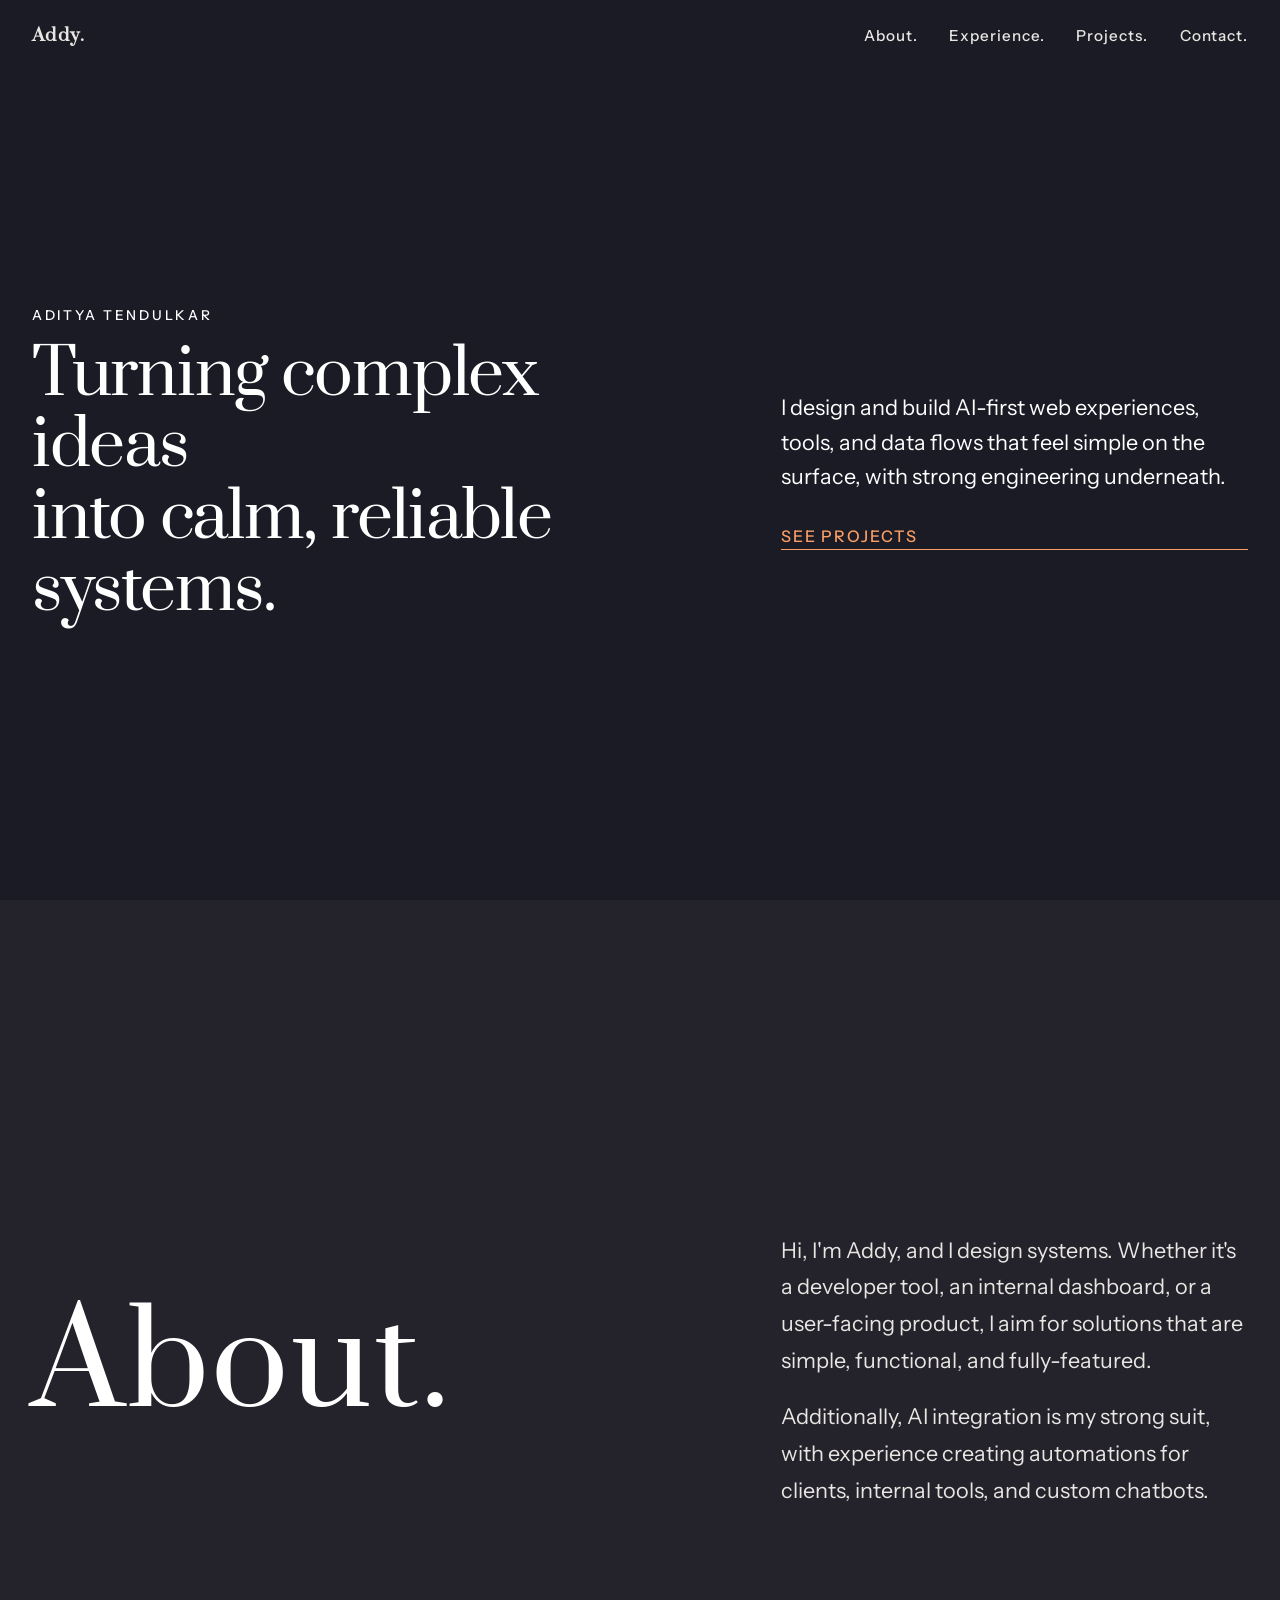
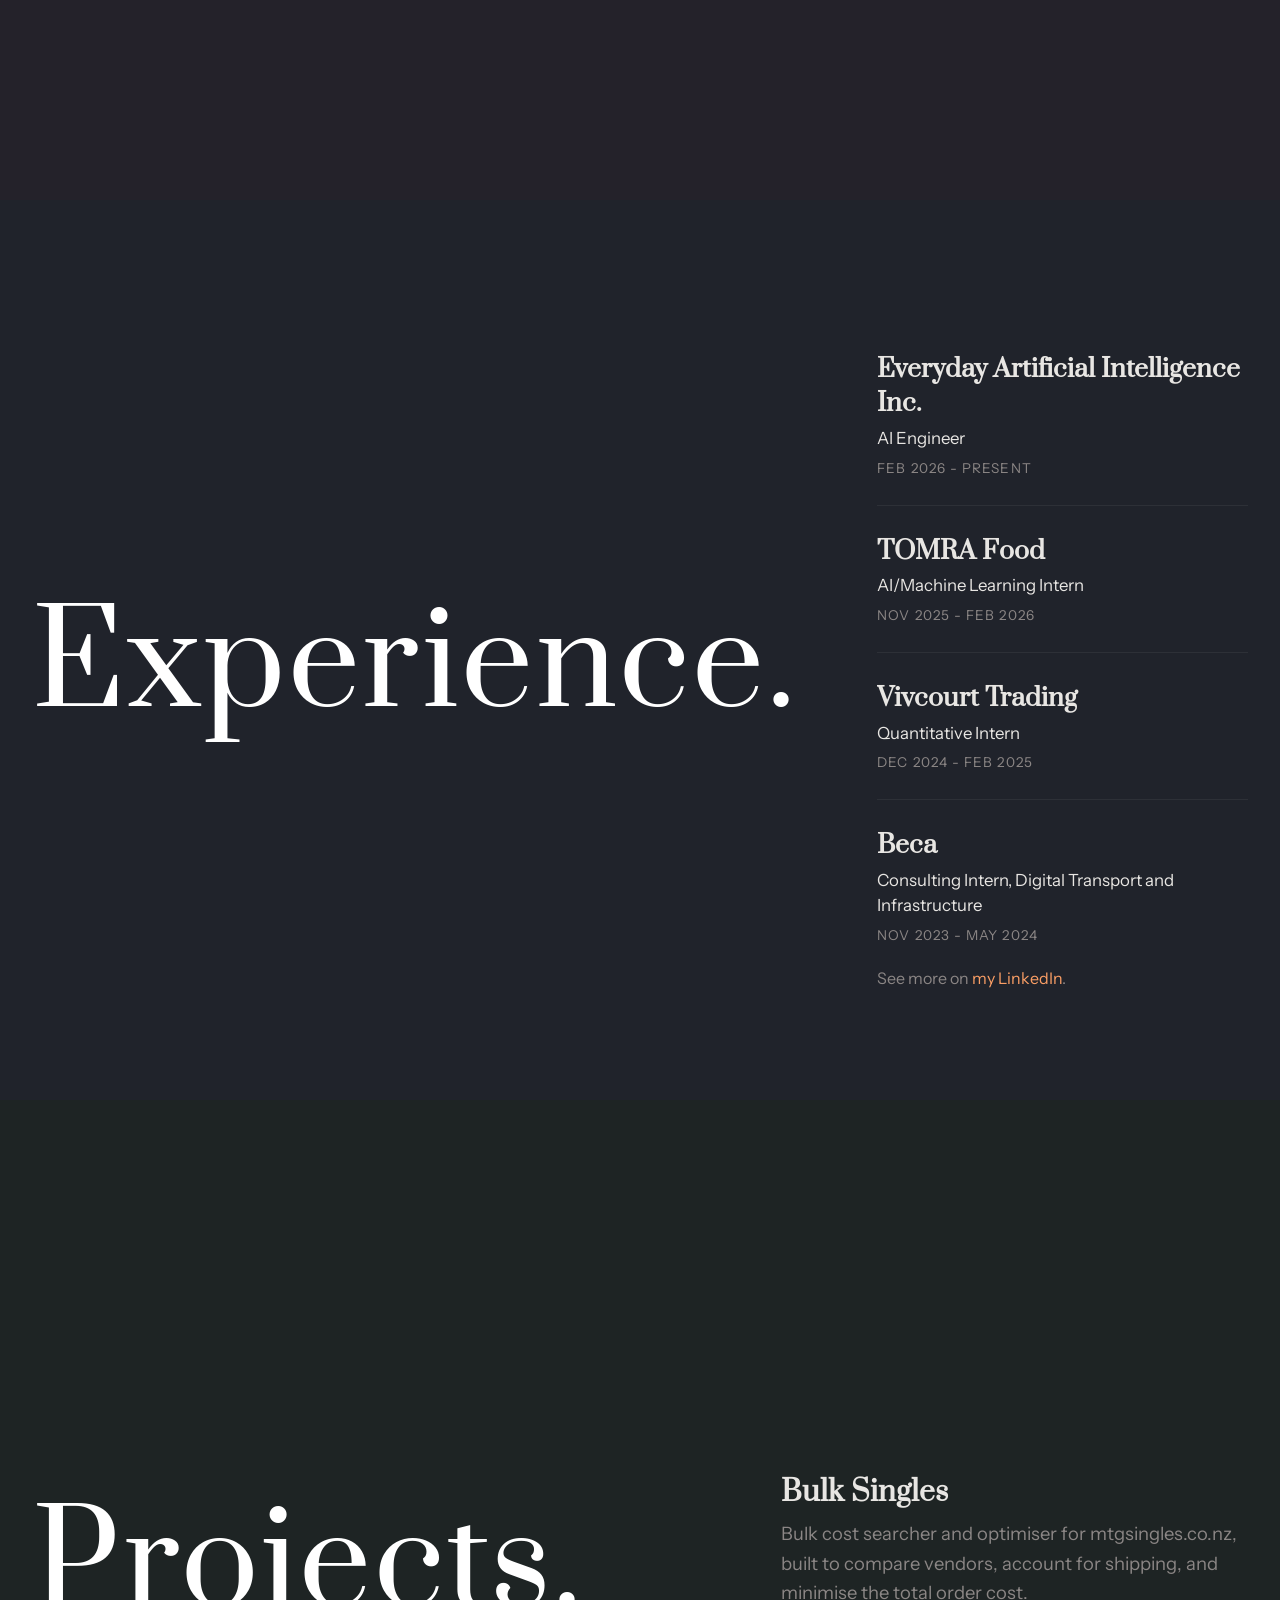
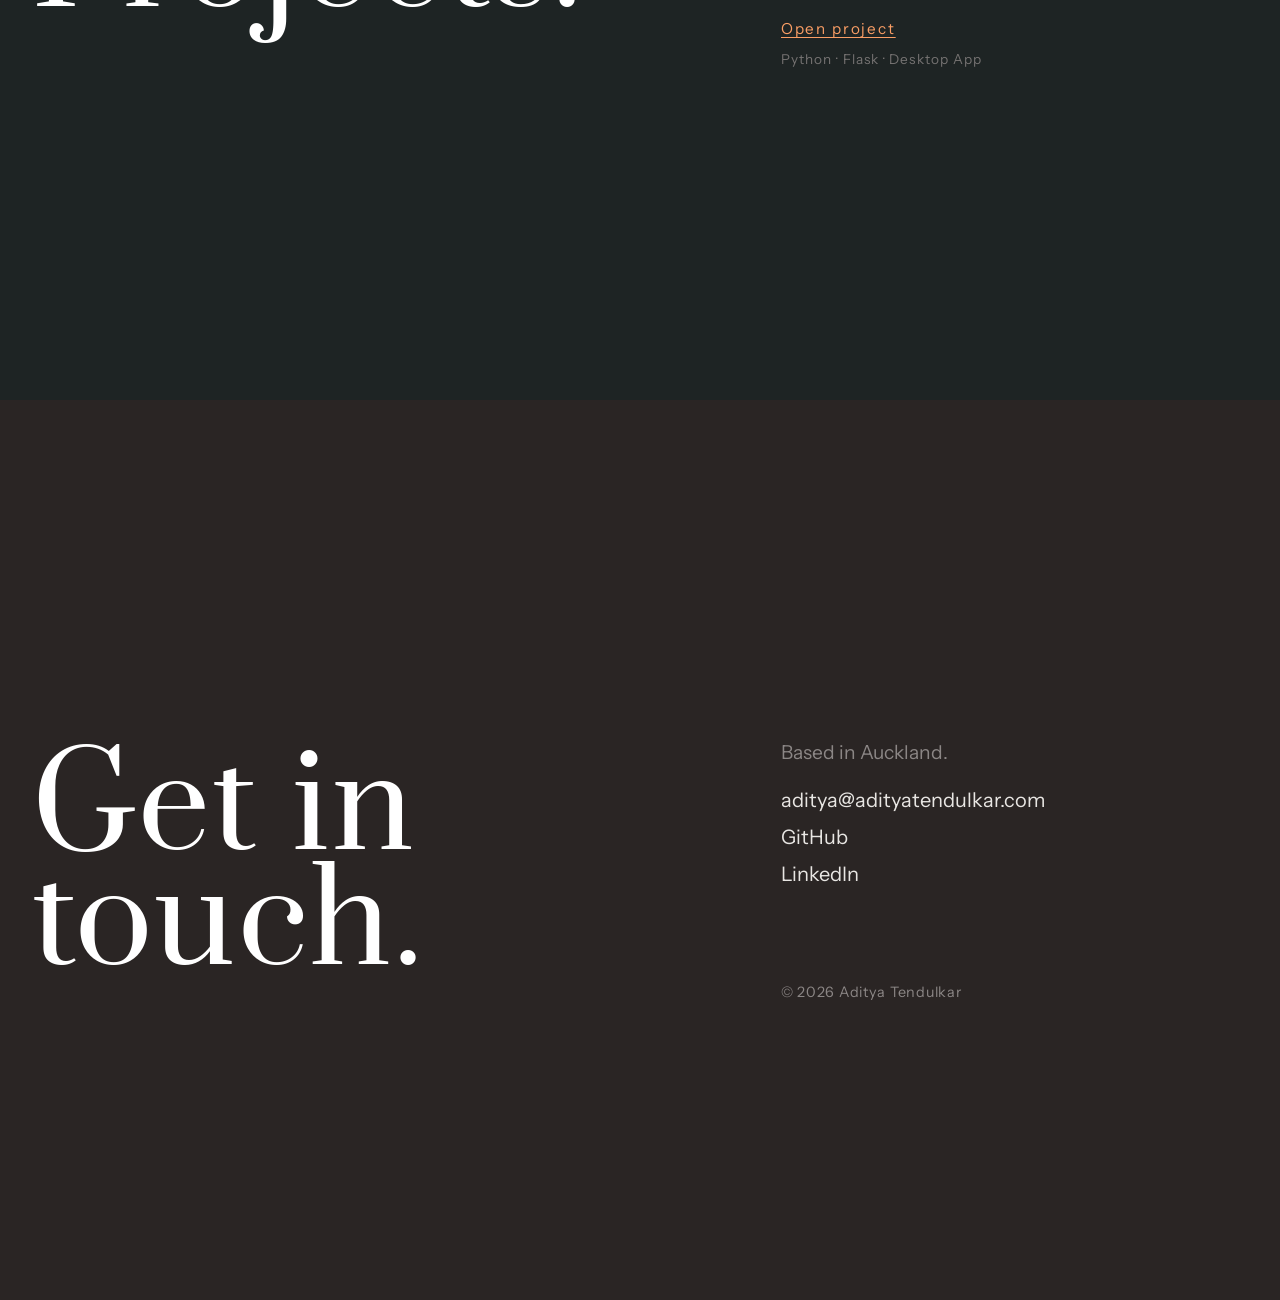
<file: index.html>
<!DOCTYPE html>
<html lang="en">
<head>
  <meta charset="UTF-8" />
  <title>Aditya Tendulkar</title>
  <meta name="viewport" content="width=device-width, initial-scale=1.0" />
  <meta name="description" content="Software developer building thoughtful systems and interfaces." />

  <link rel="preconnect" href="https://fonts.googleapis.com" />
  <link rel="preconnect" href="https://fonts.gstatic.com" crossorigin />
  <link href="https://fonts.googleapis.com/css2?family=Instrument+Sans:wght@400;500;600&family=Prata&display=swap" rel="stylesheet" />
  <link rel="icon" href="favicon.svg" type="image/svg+xml" />

  <link rel="stylesheet" href="styles.css" />
</head>
<body>
  <nav class="nav" data-section="home">
    <a href="#home" class="nav-logo">Addy.</a>
    <button class="nav-toggle" type="button" aria-expanded="false" aria-controls="site-menu" aria-label="Open menu">
      <span></span>
      <span></span>
      <span></span>
    </button>
    <div class="nav-links" id="site-menu">
      <a href="#about">About.</a>
      <a href="#experience">Experience.</a>
      <a href="#projects">Projects.</a>
      <a href="#contact">Contact.</a>
    </div>
  </nav>

  <main class="scroll-container">
    <section id="home" class="section section-hero">
      <div class="section-side">
        <p class="hero-label">Aditya Tendulkar</p>
        <h1 class="hero-title">
          Turning complex ideas<br />
          into calm, reliable systems.
        </h1>
      </div>
      <div class="section-content">
        <p class="hero-subtitle">
          I design and build AI-first web experiences, tools, and data flows that feel simple on the surface, with strong engineering underneath.
        </p>
        <a href="#projects" class="hero-cta">See projects</a>
      </div>
    </section>

    <section id="about" class="section">
      <div class="section-side">
        <h2 class="section-title">About.</h2>
      </div>
      <div class="section-content">
        <div class="about-content">
        <p>
          Hi, I'm Addy, and I design systems. Whether it's a developer tool, an internal dashboard, or a user-facing product, I aim for solutions that are simple, functional, and fully-featured.
        </p>
        <p>
          Additionally, AI integration is my strong suit, with experience creating automations for clients, internal tools, and custom chatbots.
        </p>
        </div>
      </div>
    </section>

    <section id="experience" class="section">
      <div class="section-side">
        <h2 class="section-title">Experience.</h2>
      </div>
      <div class="section-content">
        <div class="experience-list">
          <article class="experience-item">
            <h3>Everyday Artificial Intelligence Inc.</h3>
            <p>AI Engineer</p>
            <span class="experience-period">Feb 2026 - Present</span>
          </article>
          <article class="experience-item">
            <h3>TOMRA Food</h3>
            <p>AI/Machine Learning Intern</p>
            <span class="experience-period">Nov 2025 - Feb 2026</span>
          </article>
          <article class="experience-item">
            <h3>Vivcourt Trading</h3>
            <p>Quantitative Intern</p>
            <span class="experience-period">Dec 2024 - Feb 2025</span>
          </article>
          <article class="experience-item">
            <h3>Beca</h3>
            <p>Consulting Intern, Digital Transport and Infrastructure</p>
            <span class="experience-period">Nov 2023 - May 2024</span>
          </article>
        </div>
        <p class="experience-note">
          See more on
          <a href="https://www.linkedin.com/in/a-ten/" target="_blank" rel="noreferrer">my LinkedIn</a>.
        </p>
      </div>
    </section>

    <section id="projects" class="section">
      <div class="section-side">
        <h2 class="section-title">Projects.</h2>
      </div>
      <div class="section-content">
        <div class="work-list">
        <a class="work-item work-link" href="bulk-singles.html">
          <h3>Bulk Singles</h3>
          <p>Bulk cost searcher and optimiser for mtgsingles.co.nz, built to compare vendors, account for shipping, and minimise the total order cost.</p>
          <span class="work-cta">Open project</span>
          <span class="work-tags">Python · Flask · Desktop App</span>
        </a>
        </div>
      </div>
    </section>

    <section id="contact" class="section section-contact">
      <div class="section-side">
        <h2 class="section-title">Get in touch.</h2>
      </div>
      <div class="section-content">
      <p class="contact-intro">
        Based in Auckland.
      </p>
      <div class="contact-links">
        <a href="mailto:aditya@adityatendulkar.com">aditya@adityatendulkar.com</a>
        <a href="https://github.com/adityatendulkar" target="_blank" rel="noreferrer">GitHub</a>
        <a href="https://www.linkedin.com/in/a-ten/" target="_blank" rel="noreferrer">LinkedIn</a>
      </div>
      <footer class="footer">
        © <span id="year"></span> Aditya Tendulkar
      </footer>
      </div>
    </section>
  </main>

  <div class="scroll-progress" aria-hidden="true"></div>

  <script src="main.js"></script>
</body>
</html>
</file>
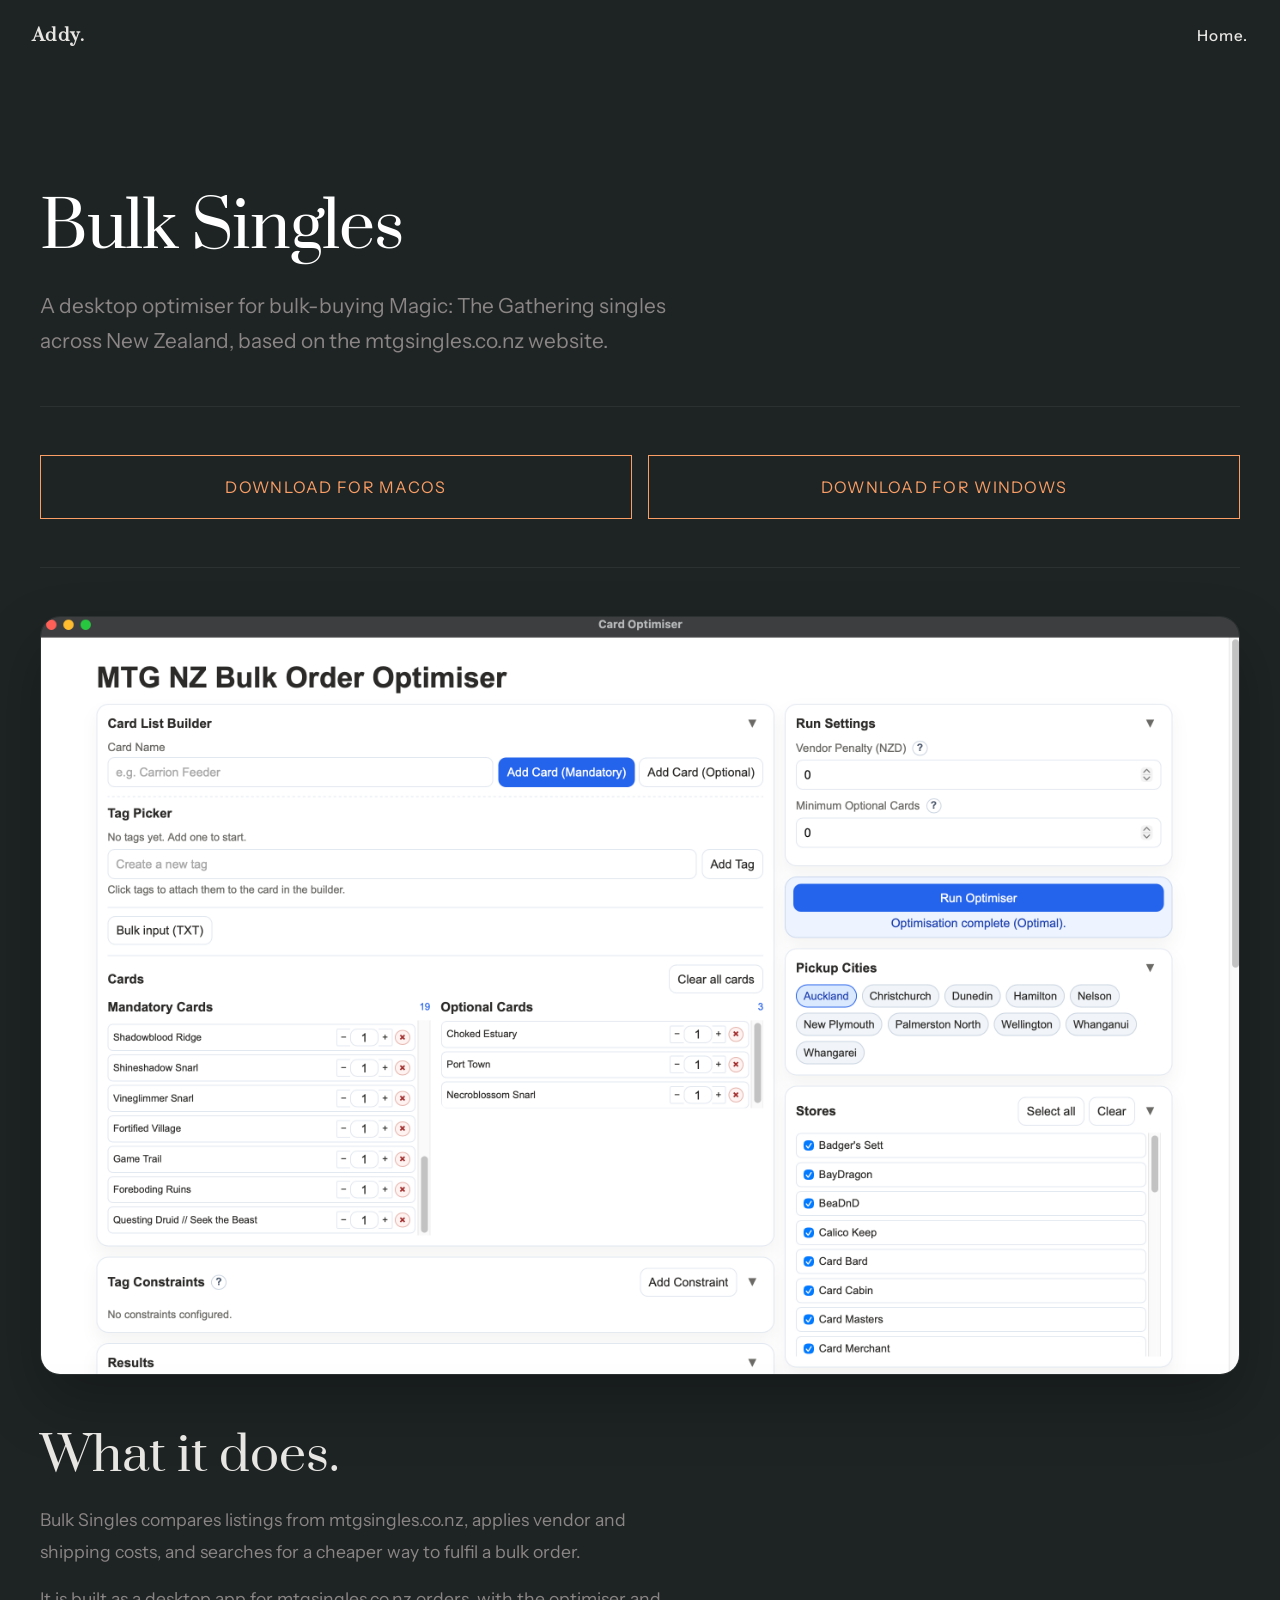
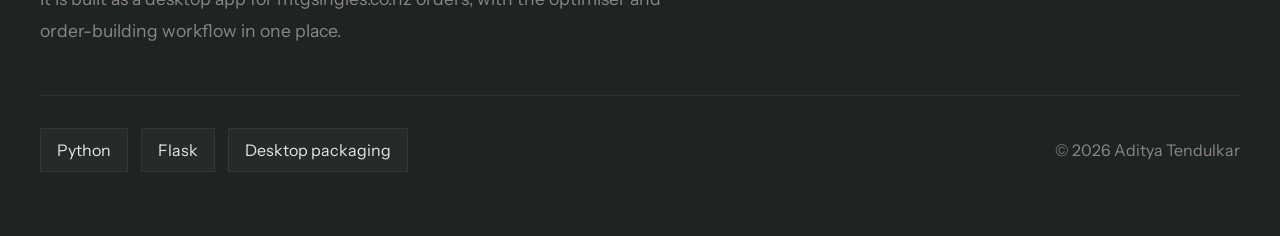
<file: bulk-singles.html>
<!DOCTYPE html>
<html lang="en">
<head>
  <meta charset="UTF-8" />
  <title>MTGSingles | Aditya Tendulkar</title>
  <meta name="viewport" content="width=device-width, initial-scale=1.0" />
  <meta
    name="description"
    content="Bulk Singles is a desktop app for mtgsingles.co.nz that helps optimise bulk MTG singles orders."
  />

  <link rel="preconnect" href="https://fonts.googleapis.com" />
  <link rel="preconnect" href="https://fonts.gstatic.com" crossorigin />
  <link href="https://fonts.googleapis.com/css2?family=Instrument+Sans:wght@400;500;600&family=Prata&display=swap" rel="stylesheet" />
  <link rel="icon" href="favicon.svg" type="image/svg+xml" />

  <link rel="stylesheet" href="styles.css" />
</head>
<body class="page-project">
  <nav class="nav" data-section="project">
    <a href="index.html#projects" class="nav-logo">Addy.</a>
    <button class="nav-toggle" type="button" aria-expanded="false" aria-controls="site-menu" aria-label="Open menu">
      <span></span>
      <span></span>
      <span></span>
    </button>
    <div class="nav-links" id="site-menu">
      <a href="index.html">Home.</a>
    </div>
  </nav>

  <main class="project-page">
    <section class="project-hero">
      <h1 class="hero-title">Bulk Singles</h1>
      <p class="project-subtitle">
        A desktop optimiser for bulk-buying Magic: The Gathering singles across New Zealand, based on the mtgsingles.co.nz website.
      </p>
    </section>

    <section class="project-downloads">
      <div class="download-grid">
        <a
          class="download-button"
          href="https://github.com/adityatendulkar/mtgbulkorders-nz/releases/latest/download/CardOptimiser-mac.dmg"
          rel="noreferrer"
        >
          Download for macOS
        </a>
        <a
          class="download-button"
          href="https://github.com/adityatendulkar/mtgbulkorders-nz/releases/latest/download/CardOptimiser.exe"
          rel="noreferrer"
        >
          Download for Windows
        </a>
      </div>
    </section>

    <section class="project-showcase">
      <figure class="project-shot">
        <img
          src="assets/bulk-singles-ui.png"
          alt="Bulk Singles interface showing the card list builder, optimisation settings, results, and store filters."
        />
      </figure>
    </section>

    <section class="project-section project-section-single">
      <div class="project-copy">
        <h2 class="project-heading">What it does.</h2>
        <p>
          Bulk Singles compares listings from mtgsingles.co.nz, applies vendor and shipping costs, and searches for a cheaper way to fulfil a bulk order.
        </p>
        <p>
          It is built as a desktop app for mtgsingles.co.nz orders, with the optimiser and order-building workflow in one place.
        </p>
      </div>
    </section>

    <footer class="project-footer">
      <div class="project-meta project-meta-bottom">
        <span>Python</span>
        <span>Flask</span>
        <span>Desktop packaging</span>
      </div>
      <p>© <span id="year"></span> Aditya Tendulkar</p>
    </footer>
  </main>

  <script src="main.js"></script>
</body>
</html>
</file>
<file: styles.css>
/* ─────────────────────────────────────────────────────────────────
   Simple dark portfolio — Prata
   ───────────────────────────────────────────────────────────────── */

:root {
  --bg: #0d0d0d;
  --bg-elevated: #161616;
  --fg: #e8e6e3;
  --fg-muted: #8b8685;
  --accent: #fa9e65;
  --border: rgba(255, 255, 255, 0.06);
  --font-body: "Instrument Sans", sans-serif;
  --font-display: "Prata", serif;
  /* Dark pastel section palette */
  --section-hero: #1a1b24;
  --section-about: #24222a;
  --section-experience: #20232b;
  --section-projects: #1e2424;
  --section-contact: #2a2524;
}

* {
  margin: 0;
  padding: 0;
  box-sizing: border-box;
}

html {
  height: 100%;
  overflow-x: hidden;
  overflow-y: auto;
  font-family: var(--font-body);
  background: var(--section-hero);
  color: var(--fg);
  -webkit-font-smoothing: antialiased;
  -moz-osx-font-smoothing: grayscale;
}

body {
  margin: 0;
  padding: 0;
  overflow-x: hidden;
  min-height: 100%;
}

body.menu-open {
  overflow: hidden;
}

h1, h2, h3, .nav-logo {
  font-family: var(--font-display);
}

/* Hide scrollbar on html (the document scroll container) */
html {
  scrollbar-width: none;
  -ms-overflow-style: none;
}

html::-webkit-scrollbar {
  display: none;
}

/* ─── Navigation ─── */
.nav {
  position: fixed;
  top: 0;
  left: 0;
  right: 0;
  z-index: 100;
  display: flex;
  align-items: center;
  justify-content: space-between;
  padding: 1.5rem 2rem;
  background: var(--section-hero);
  transition: background 0.25s ease;
}

.nav[data-section="home"] {
  background: var(--section-hero);
}

.nav[data-section="about"] {
  background: var(--section-about);
}

.nav[data-section="experience"] {
  background: var(--section-experience);
}

.nav[data-section="projects"] {
  background: var(--section-projects);
}

.nav[data-section="project"] {
  background: var(--section-projects);
}

.nav[data-section="contact"] {
  background: var(--section-contact);
}

.nav-logo {
  position: relative;
  z-index: 101;
  font-size: 1.1rem;
  font-weight: 600;
  letter-spacing: 0.08em;
  color: var(--fg);
  text-decoration: none;
}

.nav-links {
  display: flex;
  gap: 2rem;
}

.nav-toggle {
  display: none;
  position: relative;
  z-index: 101;
  width: 3rem;
  height: 3rem;
  padding: 0;
  border: 0;
  background: transparent;
  color: var(--fg);
  cursor: pointer;
}

.nav-toggle span {
  display: block;
  width: 1.4rem;
  height: 1px;
  margin: 0.28rem auto;
  background: currentColor;
  transition: transform 0.2s ease, opacity 0.2s ease;
}

.nav-links a {
  font-size: 0.95rem;
  font-weight: 500;
  letter-spacing: 0.06em;
  color: var(--fg);
  text-decoration: none;
  transition: color 0.2s ease;
}

.nav-links a:hover {
  color: var(--fg);
}

@media (max-width: 640px) {
  .nav {
    padding: clamp(0.9rem, 2.8vw, 1.1rem);
  }

  .nav-toggle {
    display: block;
  }

  .nav-links {
    position: fixed;
    inset: 0;
    z-index: 100;
    display: flex;
    flex-direction: column;
    justify-content: flex-start;
    align-items: center;
    gap: clamp(1rem, 2.2svh, 1.5rem);
    padding: clamp(5.75rem, 11svh, 7rem) 1.5rem 2rem;
    background: inherit;
    opacity: 0;
    visibility: hidden;
    pointer-events: none;
    transition: opacity 0.2s ease, visibility 0.2s ease;
  }

  .nav-links a {
    font-size: 1.4rem;
    letter-spacing: 0.04em;
  }

  .nav.nav-open .nav-links {
    opacity: 1;
    visibility: visible;
    pointer-events: auto;
  }

  .nav.nav-open .nav-toggle span:nth-child(1) {
    transform: translateY(0.38rem) rotate(45deg);
  }

  .nav.nav-open .nav-toggle span:nth-child(2) {
    opacity: 0;
  }

  .nav.nav-open .nav-toggle span:nth-child(3) {
    transform: translateY(-0.38rem) rotate(-45deg);
  }
}

/* ─── Scroll container (snap sections) ─── */
/* Removed scroll-snap and custom container */
.scroll-container {
  /* Let body scroll naturally */
}

.section {
  position: sticky;
  top: 0;
  height: 100vh;
  min-height: 100vh;
  padding: 6rem 2rem 4rem;
  display: grid;
  grid-template-columns: 1.5fr 1fr;
  gap: 3rem;
  align-items: center;
  max-width: 100%;
  margin: 0 auto;
  overflow: hidden;
  isolation: isolate;
  /* Ensure backgrounds cover previous sections */
  background: inherit;
  
  /* Scroll Snap */
  scroll-snap-align: start;
  scroll-snap-stop: always;
}

/* Full-width section backgrounds (no black on sides) */
.section::before {
  content: "";
  position: absolute;
  top: 0;
  bottom: 0;
  left: 0;
  right: 0;
  width: 100%;
  height: 100%;
  z-index: -1;
}

.section-hero {
  z-index: 1;
  align-items: center;
  background: var(--section-hero);
}

.section-hero::before {
  background: var(--section-hero);
}

.section#about {
  z-index: 2;
  background: var(--section-about);
}

.section#about::before {
  background: var(--section-about);
}

.section#experience {
  z-index: 3;
  background: var(--section-experience);
}

.section#experience::before {
  background: var(--section-experience);
}

.section#projects {
  z-index: 4;
  background: var(--section-projects);
}

.section#projects::before {
  background: var(--section-projects);
}

.section#contact {
  z-index: 5;
  background: var(--section-contact);
}

.section#contact::before {
  background: var(--section-contact);
}

.section-side {
  /* No longer sticky inside section, section itself is sticky */
  padding-right: 2rem;
}

.section-content {
  padding-top: 0.5rem;
  padding-bottom: 0;
  /* Allow scrolling inside content if needed */
  max-height: 80vh;
  overflow-y: auto;
  /* Hide scrollbar */
  scrollbar-width: none;
}

.section-content::-webkit-scrollbar {
  display: none;
}

@media (max-width: 900px) {
  .section {
    grid-template-columns: 1fr;
    min-height: 100vh;
    align-content: start;
    align-items: start;
    gap: 1.75rem;
  }
  .section-side {
    position: static;
    padding-right: 0;
  }

  .section-content {
    max-height: none;
    overflow: visible;
    padding-top: 0;
  }
}

@media (max-width: 640px) {
  .section {
    position: relative;
    top: auto;
    height: auto;
    min-height: 100svh;
    overflow: visible;
    padding: clamp(5.35rem, 11svh, 6.75rem) 1rem clamp(1.7rem, 4.5svh, 2.7rem);
    gap: clamp(0.85rem, 2svh, 1.35rem);
  }

  .section-side {
    padding-top: clamp(0.2rem, 0.7svh, 0.55rem);
  }

  .section-content {
    padding-bottom: 0;
  }
}

/* ─── Hero ─── */
.section-hero .section-content {
  display: flex;
  flex-direction: column;
  justify-content: center;
  padding-bottom: 0;
}

.hero-label {
  font-size: 0.85rem;
  font-weight: 500;
  letter-spacing: 0.2em;
  text-transform: uppercase;
  color: #ffffff;
  margin-bottom: 1rem;
}

.hero-title {
  color: #ffffff;
  font-size: clamp(2.5rem, 5vw, 4rem);
  font-weight: 400;
  line-height: 1.12;
  letter-spacing: -0.02em;
}

.hero-subtitle {
  font-size: 1.35rem;
  line-height: 1.6;
  color: #ffffff;
  max-width: 32rem;
  margin-bottom: 2rem;
}

.hero-cta {
  display: inline-block;
  font-size: 1rem;
  font-weight: 500;
  letter-spacing: 0.12em;
  text-transform: uppercase;
  color: var(--accent);
  text-decoration: none;
  border-bottom: 1px solid var(--accent);
  padding-bottom: 0.2rem;
  transition: opacity 0.2s ease;
}

.hero-cta:hover {
  opacity: 0.8;
}

/* ─── Section titles ─── */
.section-title {
  font-size: clamp(3rem, 10vw, 8rem);
  font-weight: 400;
  letter-spacing: 0.02em;
  color: #ffffff;
  line-height: 0.9;
}

/* ─── About ─── */
.about-content p {
  font-size: 1.35rem;
  line-height: 1.7;
  color: var(--fg);
  margin-bottom: 1.25rem;
}

.about-content p:last-child {
  margin-bottom: 0;
}

/* ─── Experience ─── */
.experience-list {
  display: flex;
  flex-direction: column;
  gap: 1.75rem;
}

.experience-item {
  padding-bottom: 1.75rem;
  border-bottom: 1px solid var(--border);
}

.experience-item:last-child {
  padding-bottom: 0;
  border-bottom: none;
}

.experience-item h3 {
  font-size: 1.55rem;
  font-weight: 600;
  margin-bottom: 0.35rem;
}

.experience-item p {
  font-size: 1.05rem;
  line-height: 1.5;
  color: var(--fg);
  margin-bottom: 0.35rem;
}

.experience-period {
  font-size: 0.85rem;
  letter-spacing: 0.08em;
  text-transform: uppercase;
  color: var(--fg-muted);
}

.experience-note {
  margin-top: 1.5rem;
  font-size: 1rem;
  color: var(--fg-muted);
}

.experience-note a {
  color: var(--accent);
  text-decoration: none;
  border-bottom: 1px solid currentColor;
}

/* ─── Projects ─── */
.work-list {
  display: flex;
  flex-direction: column;
  gap: 2.5rem;
}

.work-item {
  padding-bottom: 2.5rem;
  border-bottom: 1px solid var(--border);
}

.work-link {
  display: block;
  color: inherit;
  text-decoration: none;
  transition: opacity 0.2s ease, transform 0.2s ease;
}

.work-link:hover {
  opacity: 0.92;
  transform: translateY(-2px);
}

.work-item:last-child {
  border-bottom: none;
  padding-bottom: 0;
}

.work-item h3 {
  font-size: 1.75rem;
  font-weight: 600;
  margin-bottom: 0.5rem;
}

.work-item p {
  font-size: 1.15rem;
  line-height: 1.6;
  color: var(--fg-muted);
  margin-bottom: 0.5rem;
}

.work-tags {
  display: block;
  margin-top: 0.8rem;
  font-size: 0.85rem;
  letter-spacing: 0.08em;
  color: var(--fg-muted);
  opacity: 0.8;
}

.work-cta {
  display: inline-block;
  margin-top: 0.2rem;
  margin-bottom: 0;
  font-size: 0.95rem;
  letter-spacing: 0.12em;
  color: var(--accent);
  text-decoration: underline;
  text-underline-offset: 0.2rem;
}

/* ─── Contact ─── */
.section-contact {
  min-height: 100vh;
}

.contact-intro {
  font-size: 1.2rem;
  color: var(--fg-muted);
  margin-bottom: 1.5rem;
}

.contact-links {
  display: flex;
  flex-direction: column;
  gap: 0.75rem;
}

.contact-links a {
  font-size: 1.25rem;
  color: var(--fg);
  text-decoration: none;
  border-bottom: 1px solid transparent;
  transition: color 0.2s ease, border-color 0.2s ease;
  width: fit-content;
}

.contact-links a:hover {
  color: var(--accent);
  border-bottom-color: var(--accent);
}

.footer {
  margin-top: 4rem;
  padding-top: 2rem;
  font-size: 0.9rem;
  color: var(--fg-muted);
  letter-spacing: 0.05em;
}

/* ─── Scroll progress bar ─── */
.scroll-progress {
  position: fixed;
  top: 0;
  left: 0;
  height: 2px;
  background: var(--accent);
  z-index: 101;
  transform-origin: left;
  width: 0%;
}

/* ─── Project page ─── */
.page-project {
  background: var(--section-projects);
}

.project-page {
  min-height: 100vh;
  padding: 8rem 2rem 4rem;
  background: var(--section-projects);
}

.project-hero,
.project-section,
.project-footer,
.project-showcase {
  max-width: 1200px;
  margin: 0 auto;
}

.project-hero {
  padding: 4rem 0 3rem;
  border-bottom: 1px solid var(--border);
}

.project-subtitle {
  max-width: 42rem;
  font-size: 1.3rem;
  line-height: 1.7;
  color: var(--fg-muted);
  margin-top: 1.5rem;
}

.project-showcase {
  padding: 3rem 0 0;
}

.project-shot {
  margin: 0;
}

.project-shot img {
  display: block;
  width: 100%;
  height: auto;
  border-radius: 1.25rem;
  border: 1px solid var(--border);
  box-shadow: 0 28px 60px rgba(0, 0, 0, 0.28);
}

.project-meta {
  display: flex;
  flex-wrap: wrap;
  gap: 0.8rem;
  margin-top: 2rem;
}

.project-meta span {
  padding: 0.7rem 1rem;
  border: 1px solid var(--border);
  color: var(--fg);
  background: rgba(255, 255, 255, 0.03);
}

.project-meta-bottom {
  margin-top: 0;
}

.project-section {
  display: grid;
  grid-template-columns: 1.2fr 1fr;
  gap: 2rem;
  padding: 3rem 0;
  border-bottom: 1px solid var(--border);
}

.project-section-single {
  grid-template-columns: 1fr;
}

.project-heading {
  font-size: clamp(2rem, 4vw, 3rem);
  font-weight: 400;
  margin-bottom: 1rem;
}

.project-copy p {
  font-size: 1.1rem;
  line-height: 1.8;
  color: var(--fg-muted);
  margin-bottom: 1rem;
  max-width: 40rem;
}

.project-copy p:last-child {
  margin-bottom: 0;
}

.project-downloads {
  max-width: 1200px;
  margin: 0 auto;
  padding: 3rem 0;
  border-bottom: 1px solid var(--border);
}

.download-grid {
  display: grid;
  grid-template-columns: repeat(2, minmax(0, 1fr));
  gap: 1rem;
}

.download-button {
  display: inline-flex;
  align-items: center;
  justify-content: center;
  min-height: 4rem;
  padding: 1rem 1.25rem;
  border: 1px solid var(--accent);
  color: var(--accent);
  text-decoration: none;
  letter-spacing: 0.08em;
  text-transform: uppercase;
  transition: background 0.2s ease, color 0.2s ease, opacity 0.2s ease;
}

.download-button:hover {
  background: var(--accent);
  color: #161616;
}

.project-footer {
  display: flex;
  align-items: center;
  justify-content: space-between;
  flex-wrap: wrap;
  gap: 1rem;
  padding-top: 2rem;
  color: var(--fg-muted);
}

.project-footer a {
  color: var(--fg);
  text-decoration: none;
  border-bottom: 1px solid transparent;
  transition: color 0.2s ease, border-color 0.2s ease;
}

.project-footer a:hover {
  color: var(--accent);
  border-bottom-color: var(--accent);
}

@media (max-width: 900px) {
  .project-section {
    grid-template-columns: 1fr;
  }

  .download-grid {
    grid-template-columns: 1fr;
  }

  .project-footer {
    flex-direction: column;
    align-items: flex-start;
  }
}

@media (max-width: 640px) {
  .project-page {
    padding: 6rem 1.25rem 3rem;
  }

  .project-hero {
    padding-top: 2rem;
  }

  .project-subtitle {
    font-size: 1.15rem;
  }
}

@media (max-width: 640px) {
  .hero-label {
    font-size: clamp(0.72rem, 2vw, 0.8rem);
    margin-bottom: clamp(0.55rem, 1.4svh, 0.8rem);
  }

  .hero-title {
    font-size: clamp(2.15rem, 8.6vw, 2.65rem);
    line-height: 1.05;
  }

  .hero-subtitle {
    font-size: clamp(1.04rem, 4.2vw, 1.22rem);
    line-height: 1.5;
    margin-bottom: clamp(1.1rem, 2.8svh, 1.7rem);
  }

  .hero-cta {
    font-size: clamp(0.9rem, 3vw, 1rem);
  }

  .section-title {
    font-size: clamp(2.4rem, 9.4vw, 3.1rem);
    line-height: 0.95;
  }

  .about-content p {
    font-size: clamp(1.03rem, 3.9vw, 1.12rem);
    line-height: 1.55;
    margin-bottom: clamp(0.7rem, 1.7svh, 1rem);
  }

  .experience-list {
    gap: clamp(0.45rem, 1.2svh, 0.9rem);
  }

  .experience-item {
    padding-bottom: clamp(0.55rem, 1.35svh, 1rem);
  }

  .experience-item h3 {
    font-size: clamp(1.12rem, 4.2vw, 1.26rem);
  }

  .work-item h3 {
    font-size: clamp(1.08rem, 4vw, 1.2rem);
  }

  .experience-item p,
  .work-item p,
  .contact-intro {
    font-size: clamp(0.98rem, 3.7vw, 1.05rem);
    line-height: 1.45;
  }

  .section-content {
    padding-bottom: 0;
  }

  .experience-period,
  .work-tags,
  .experience-note,
  .footer {
    font-size: clamp(0.8rem, 2.8vw, 0.88rem);
  }

  .contact-links a {
    font-size: clamp(1.03rem, 3.9vw, 1.16rem);
  }
}

@media (max-width: 640px) {
  .nav,
  .nav[data-section="home"],
  .nav[data-section="about"],
  .nav[data-section="experience"],
  .nav[data-section="projects"],
  .nav[data-section="project"],
  .nav[data-section="contact"],
  .section,
  .section::before,
  .section-hero,
  .section-hero::before,
  .section#about,
  .section#about::before,
  .section#experience,
  .section#experience::before,
  .section#projects,
  .section#projects::before,
  .section#contact,
  .section#contact::before,
  .page-project,
  .project-page {
    background: var(--section-hero);
  }
}
</file>
